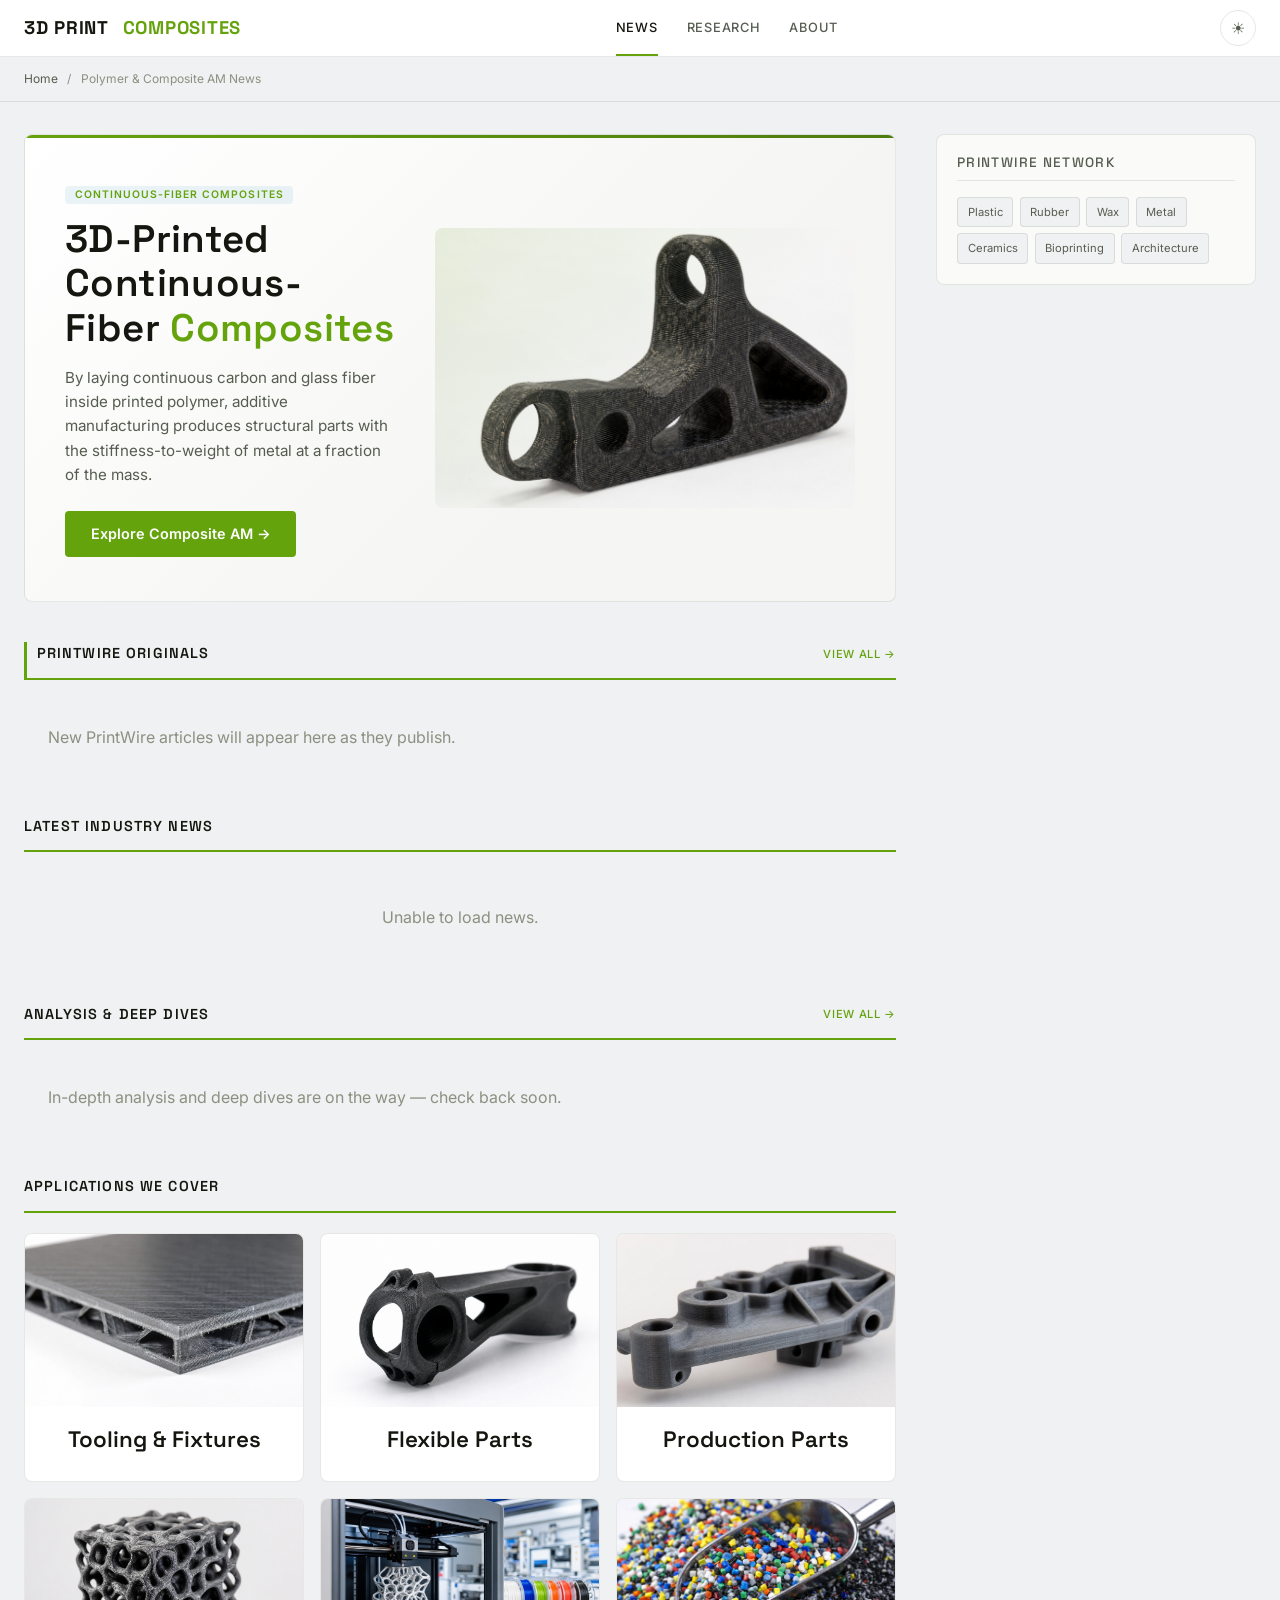
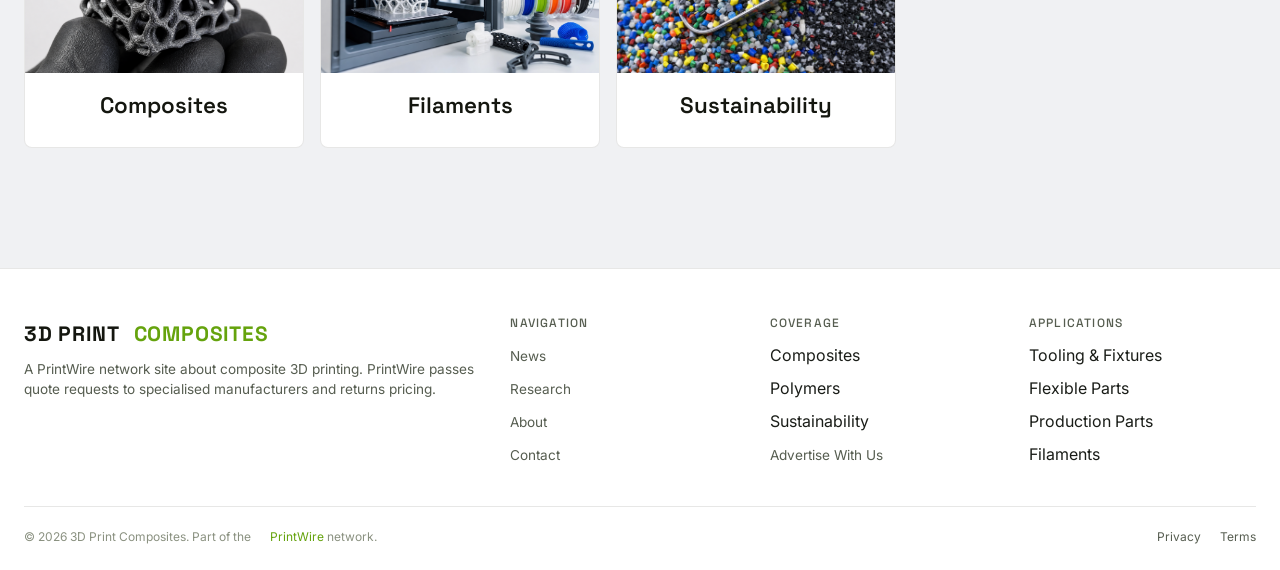
<file: static/index.html>
<!DOCTYPE html>
<html lang="en">
<head>
  <meta charset="UTF-8">
  <meta name="viewport" content="width=device-width, initial-scale=1.0">
  <meta name="description" content="3D Print Composites is a PrintWire network site about composite 3D printing. PrintWire passes quote requests to specialised manufacturers and returns pricing. PrintWire does not manufacture parts itself.">
  <title>3D Print Composites | Composite 3D printing</title>
  <link rel="preconnect" href="https://fonts.googleapis.com">
  <link rel="preconnect" href="https://fonts.gstatic.com" crossorigin>
  <link href="https://fonts.googleapis.com/css2?family=Space+Grotesk:wght@500;600;700&family=Inter:wght@400;500;600&display=swap" rel="stylesheet">
  <link rel="stylesheet" href="css/editorial.css">
  <link rel="icon" type="image/svg+xml" href="/favicon.svg">
  <meta property="og:type" content="website">
  <meta property="og:title" content="3D Print Composites | Composite 3D printing">
  <meta property="og:description" content="3D Print Composites is a PrintWire network site about composite 3D printing. PrintWire passes quote requests to specialised manufacturers and returns pricing. PrintWire does not manufacture parts itself.">
  <meta property="og:image" content="https://3dprintcomposites.com/images/01_hero_continuous_carbon.png">
  <meta property="og:url" content="https://3dprintcomposites.com/">
  <meta name="twitter:card" content="summary_large_image">
  <meta name="twitter:image" content="https://3dprintcomposites.com/images/01_hero_continuous_carbon.png">
</head>
<body>

<!-- ── Header ─────────────────────────────────── -->
<header class="ed-header">
  <div class="ed-header-inner">
    <a href="index.html" class="ed-logo">
      3D&nbsp;PRINT&nbsp;<span class="ed-logo-accent">COMPOSITES</span>
    </a>
    <button class="ed-nav-toggle" aria-label="Menu" onclick="document.querySelector('.ed-nav').classList.toggle('open')">&#9776;</button>
    <nav class="ed-nav">
      <a href="index.html" class="active">News</a>
      <a href="/articles/">Research</a>
      <a href="about.html">About</a>
    </nav>
    <button class="ed-theme-toggle" id="themeToggle" aria-label="Toggle light/dark mode" title="Toggle light/dark mode">&#9790;</button>
  </div>
</header>

<!-- ── Breadcrumbs ────────────────────────────── -->
<div class="ed-breadcrumbs">
  <a href="index.html">Home</a> <span>/</span> Polymer &amp; Composite AM News
</div>

<!-- ── Main Layout ────────────────────────────── -->
<div class="ed-layout">
  <div class="ed-main">

    <!-- Featured Story -->
    <article class="ed-hero-split">
      <div class="ed-hero-split-text">
        <span class="ed-badge">Continuous-Fiber Composites</span>
        <h1>3D-Printed Continuous-Fiber <span class="ed-logo-accent">Composites</span></h1>
        <p class="ed-hero-excerpt">By laying continuous carbon and glass fiber inside printed polymer, additive manufacturing produces structural parts with the stiffness-to-weight of metal at a fraction of the mass.</p>
        <a href="/articles/" class="ed-hero-cta">Explore Composite AM &rarr;</a>
      </div>
      <div class="ed-hero-visual">
        <img src="images/01_hero_continuous_carbon.png" alt="Continuous-Fiber Composites">
      </div>
    </article>


    <!-- PrintWire Originals — network-wide originals (featured) -->
    <div class="ed-section-label" style="border-left:3px solid var(--accent);padding-left:0.6rem;">
      PrintWire Originals
      <a href="/articles/">View All &rarr;</a>
    </div>
    <div class="ed-card-grid" id="pwOriginals">
      <div style="grid-column:1/-1;text-align:center;padding:2rem;color:var(--text-faint);">Loading PrintWire articles…</div>
    </div>

    <!-- Latest News — PrintWire + industry (RSS) -->
    <div class="ed-section-label">
      Latest Industry News
      
    </div>
    <div class="ed-card-grid" id="newsGrid">
      <div style="grid-column: 1/-1; text-align:center; padding:2rem; color:var(--text-faint);">Loading latest news…</div>
    </div>

    <!-- Analysis & Deep Dives -->
    <div class="ed-section-label">
      Analysis &amp; Deep Dives
      <a href="/articles/">View All &rarr;</a>
    </div>
    <div class="ed-list" id="pwDeepDives">
      <div style="padding:1.5rem;color:var(--text-faint);">Loading analysis…</div>
    </div>

    <!-- Applications -->
    <div class="ed-section-label">
      Applications We Cover
    </div>
    <div class="ed-card-grid" style="grid-template-columns: repeat(3, 1fr); gap: 1rem; margin-bottom: 2.5rem;">
      <div class="ed-card" style="text-align:center;">
        <img class="ed-card-img" src="images/05_fiber_reinforced.png" alt="Tooling & Fixtures">
        <div class="ed-card-body"><h3>Tooling &amp; Fixtures</h3></div>
      </div>
      <div class="ed-card" style="text-align:center;">
        <img class="ed-card-img" src="images/06_composite_bike.png" alt="Flexible Parts">
        <div class="ed-card-body"><h3>Flexible Parts</h3></div>
      </div>
      <div class="ed-card" style="text-align:center;">
        <img class="ed-card-img" src="images/07_glass_fiber.png" alt="Production Parts">
        <div class="ed-card-body"><h3>Production Parts</h3></div>
      </div>
      <div class="ed-card" style="text-align:center;">
        <img class="ed-card-img" src="images/08_composite_lattice.png" alt="Composites">
        <div class="ed-card-body"><h3>Composites</h3></div>
      </div>
      <div class="ed-card" style="text-align:center;">
        <img class="ed-card-img" src="images/01_hero_polymer.png" alt="Filaments">
        <div class="ed-card-body"><h3>Filaments</h3></div>
      </div>
      <div class="ed-card" style="text-align:center;">
        <img class="ed-card-img" src="images/07_recycled_pellets.png" alt="Sustainability">
        <div class="ed-card-body"><h3>Sustainability</h3></div>
      </div>
    </div>


  </div>

  <!-- ── Sidebar ─────────────────────────────── -->
  <aside class="ed-sidebar">





    <!-- Network Links -->
    <div class="ed-sidebar-block">
      <h4>PrintWire Network</h4>
      <div class="ed-network-links">
        <a href="https://3dprintplastic.com">Plastic</a>
        <a href="https://3dprintrubber.com">Rubber</a>
        <a href="https://3dprintwax.com">Wax</a>
        <a href="https://dmls3d.com">Metal</a>
        <a href="https://3dprintceramics.com">Ceramics</a>
        <a href="https://3dprinttissue.com">Bioprinting</a>
        <a href="https://3dprintarchitecture.com">Architecture</a>
      </div>
    </div>


  </aside>
</div>

<!-- ── Footer ─────────────────────────────────── -->
<footer class="ed-footer">
  <div class="ed-footer-inner">
    <div class="ed-footer-brand">
      <div class="ed-logo" style="font-size:1.3rem; margin-bottom: 0.5rem;">3D&nbsp;PRINT&nbsp;<span class="ed-logo-accent">COMPOSITES</span></div>
      <p>A PrintWire network site about composite 3D printing. PrintWire passes quote requests to specialised manufacturers and returns pricing.</p>
    </div>
    <div>
      <h4>Navigation</h4>
      <ul>
        <li><a href="index.html">News</a></li>
        <li><a href="/articles/">Research</a></li>
        <li><a href="about.html">About</a></li>
        <li><a href="contact.html">Contact</a></li>
      </ul>
    </div>
    <div>
      <h4>Coverage</h4>
      <ul>
        <li>Composites</li>
        <li>Polymers</li>
        <li>Sustainability</li>
        <li><a href="advertise.html">Advertise With Us</a></li>
      </ul>
    </div>
    <div>
      <h4>Applications</h4>
      <ul>
        <li>Tooling &amp; Fixtures</li>
        <li>Flexible Parts</li>
        <li>Production Parts</li>
        <li>Filaments</li>
      </ul>
    </div>
  </div>
  <div class="ed-footer-bottom">
    <span>&copy; 2026 3D Print Composites. Part of the <a href="https://3dprint.space" style="color:var(--accent);">PrintWire</a> network.</span>
    <span>
      <a href="/privacy.html">Privacy</a>
      <a href="/terms.html">Terms</a>
    </span>
  </div>
</footer>

<script>
// ── Mobile nav toggle ──
document.querySelector('.ed-nav-toggle')?.addEventListener('click', () => {
  document.querySelector('.ed-nav').classList.toggle('open');
});

// ── Theme toggle (light/dark) — dark default ──
(function() {
  const btn = document.getElementById('themeToggle');
  const root = document.documentElement;
  function setTheme(theme) {
    root.setAttribute('data-theme', theme);
    localStorage.setItem('ed-theme', theme);
    btn.innerHTML = theme === 'dark' ? '&#9790;' : '&#9728;';
    btn.title = theme === 'dark' ? 'Switch to light mode' : 'Switch to dark mode';
  }
  const saved = localStorage.getItem('ed-theme');
  setTheme(saved || 'light');
  btn.addEventListener('click', () => {
    const current = root.getAttribute('data-theme') || 'dark';
    setTheme(current === 'dark' ? 'light' : 'dark');
  });
})();

// ── News Feed: network-wide PrintWire Originals + industry RSS ──
(function() {
  var grid = document.getElementById('newsGrid');
  var orig = document.getElementById('pwOriginals');

  var feeds = [
    { url: 'https://news.google.com/rss/search?q=composite+3D+printing+carbon+fiber&hl=en-US&gl=US&ceid=US:en', name: 'Google News' },
    { url: 'https://news.google.com/rss/search?q=polymer+3D+printing+nylon+TPU+filament&hl=en-US&gl=US&ceid=US:en', name: 'Google News' },
    { url: 'https://news.google.com/rss/search?q=recycled+filament+sustainable+additive+manufacturing&hl=en-US&gl=US&ceid=US:en', name: 'Google News' },
    { url: 'https://3dprintingindustry.com/feed/', name: '3DPI' }
  ];

    function bestImg(item){
    var raw = '';
    var html = item.content || item.description || '';
    var m = html.match(/<img[^>]+src=["']([^"'>]+)["']/i);
    if (m) raw = m[1];
    if (!raw) raw = (item.enclosure && item.enclosure.link) || item.thumbnail || '';
    if (!raw) return '';
    var full = raw.replace(/-\d{2,4}x\d{2,4}(?=\.(jpg|jpeg|png|webp|gif)(\?|$))/i, '');
    return 'https://wsrv.nl/?url=' + encodeURIComponent(full) + '&w=800&h=534&fit=cover&a=attention&output=jpg&q=82';
  }
  var api = 'https://api.rss2json.com/v1/api.json?rss_url=';
  var rss = [];
  var localArts = [];
  var loaded = 0;
  var total = feeds.length;
  var fallbackImgs = [
    'images/01_hero_polymer.png','images/02_cf_tooling.png','images/03_nylon_parts.png',
    'images/04_flexible_tpu.png','images/05_filament_spools.png','images/06_composite_layup.png',
    'images/07_recycled_pellets.png','images/08_extruder_macro.png'
  ];

  function stripHtml(html) {
    var d = document.createElement('div'); d.innerHTML = html;
    return d.textContent || '';
  }
  function esc(s) {
    var d = document.createElement('div'); d.appendChild(document.createTextNode(s));
    return d.innerHTML;
  }
  function card(a, i) {
    var img = a.img || fallbackImgs[i % fallbackImgs.length];
    var fb = fallbackImgs[(i+1) % fallbackImgs.length];
    var open = a.local
      ? 'onclick="location.href=\'' + esc(a.link) + '\'"'
      : 'onclick="window.open(\'' + esc(a.link) + '\',\'_blank\',\'noopener\')"';
    var linkAttrs = a.local ? 'href="' + esc(a.link) + '"'
      : 'href="' + esc(a.link) + '" target="_blank" rel="noopener"';
    var badge = a.local
      ? '<span class="ed-badge" style="background:var(--accent);color:#12140f;">' + esc(a.source) + '</span>'
      : '<span class="ed-badge">' + esc(a.source) + '</span>';
    return '<article class="ed-card" style="cursor:pointer" ' + open + '>' +
      '<img class="ed-card-img" src="' + esc(img) + '" alt="" loading="lazy" onerror="this.onerror=null;this.src=\'' + fb + '\'">' +
      '<div class="ed-card-body">' + badge +
        '<div class="ed-card-meta">' + esc(a.dateStr || '') + '</div>' +
        '<h3><a ' + linkAttrs + ' onclick="event.stopPropagation()">' + esc(a.title) + '</a></h3>' +
        '<p class="ed-card-excerpt">' + esc(a.desc) + '</p>' +
      '</div></article>';
  }

  var localReady = fetch('network.json', { cache: 'no-store' })
    .then(function(r){ return r.ok ? r.json() : []; })
    .then(function(items){
      (items || []).forEach(function(it, i){
        localArts.push({ title: it.title, link: it.url, desc: it.summary || '',
          date: it.iso, dateStr: it.date, source: (it.origin || 'PrintWire'), local: true,
          img: it.img || fallbackImgs[i % fallbackImgs.length] });
      });
      if (orig) {
        orig.innerHTML = localArts.length
          ? localArts.slice(0, 6).map(card).join('')
          : '<div style="grid-column:1/-1;padding:1.5rem;color:var(--text-faint);">New PrintWire articles will appear here as they publish.</div>';
      }
    })
    .catch(function(){ if (orig) orig.innerHTML = ''; });

  var timeout = setTimeout(finish, 8000);
  feeds.forEach(function(feed) {
    fetch(api + encodeURIComponent(feed.url))
      .then(function(r){ return r.json(); })
      .then(function(data){
        if (data.status === 'ok' && data.items) {
          data.items.forEach(function(item){
            rss.push({ title: item.title, link: item.link,
              desc: stripHtml(item.description).substring(0,140) + '…',
              date: item.pubDate, source: feed.name, local: false,
              img: bestImg(item) });
          });
        }
      })
      .catch(function(){})
      .then(function(){ loaded++; if (loaded === total) { clearTimeout(timeout); finish(); } });
  });

  var done = false;
  function finish(){ if (done) return; done = true; localReady.then(render); }
  function render(){
    if (!grid) return;
    var merged = localArts.concat(rss);
    merged.forEach(function(a){ if (!a.dateStr && a.date) a.dateStr = new Date(a.date).toLocaleDateString('en-US',{year:'numeric',month:'short',day:'numeric'}); });
    merged.sort(function(a,b){ return new Date(b.date) - new Date(a.date); });
    var top = merged.slice(0, 8);
    grid.innerHTML = top.length
      ? top.map(card).join('')
      : '<div style="grid-column:1/-1;text-align:center;padding:2rem;color:var(--text-faint);">Unable to load news.</div>';
  }
})();

// -- Analysis & Deep Dives: PrintWire catalog in list format --
(function(){
  var box = document.getElementById('pwDeepDives');
  if (!box) return;
  function esc(s){var d=document.createElement('div');d.appendChild(document.createTextNode(s==null?'':s));return d.innerHTML;}
  var empty = '<div style="padding:1.5rem;color:var(--text-faint);">In-depth analysis and deep dives are on the way — check back soon.</div>';
  fetch('network.json',{cache:'no-store'})
    .then(function(r){ return r.ok ? r.json() : []; })
    .then(function(items){
      items = (items || []).slice();
      items.sort(function(a,b){ return (b.iso||'').localeCompare(a.iso||''); });
      if (!items.length){ box.innerHTML = empty; return; }
      box.innerHTML = items.slice(0,8).map(function(a){
        var img = a.img ? '<img src="'+esc(a.img)+'" alt="" loading="lazy">' : '';
        var meta = esc(a.date||'') + (a.origin ? ' · '+esc(a.origin) : '');
        return '<article class="ed-list-item">'+img+'<div>'+
          '<div class="ed-card-meta">'+meta+'</div>'+
          '<h3><a href="'+esc(a.url)+'">'+esc(a.title)+'</a></h3>'+
          '<p class="ed-card-excerpt">'+esc(a.summary||'')+'</p>'+
          '</div></article>';
      }).join('');
    })
    .catch(function(){ box.innerHTML = empty; });
})();
</script>
</body>
</html>
</file>
<file: static/css/editorial.css>
/* ============================================
   3dprintmetal.com — Editorial Layout
   Inspired by 3dnatives.com, modernized
   ============================================ */

/* ── Shared Tokens ───────────────────────────── */
:root {
  --accent: #00a8cc;
  --accent-dark: #008fad;
  --accent-dim: rgba(0,168,204,0.12);
  --red: #e53e3e;
  --radius: 8px;
  --radius-sm: 4px;
  --font-display: 'Oswald', sans-serif;
  --font-body: 'Inter', sans-serif;
  --transition: 0.25s cubic-bezier(0.4,0,0.2,1);
}

/* ── Dark Mode (default) ─────────────────────── */
:root, [data-theme="dark"] {
  --bg: #08090f;
  --bg-surface: #0e1019;
  --bg-card: #141620;
  --bg-card-hover: #1a1d2e;
  --bg-sidebar: #0f1118;
  --text: #e2e4e8;
  --text-dim: #8a8f9d;
  --text-faint: #555a68;
  --heading: #ffffff;
  --border: rgba(255,255,255,0.06);
  --border-accent: rgba(0,168,204,0.2);
  --shadow: 0 1px 3px rgba(0,0,0,0.4);
  --shadow-hover: 0 8px 24px rgba(0,0,0,0.5);
  --header-bg: rgba(8,9,15,0.92);
  --badge-bg: rgba(0,168,204,0.12);
  --input-bg: #0a0b12;
}

/* ── Light Mode ──────────────────────────────── */
[data-theme="light"] {
  --accent: #0077a8;
  --accent-dark: #005f85;
  --accent-dim: rgba(0,119,168,0.08);
  --bg: #f5f6f8;
  --bg-surface: #ffffff;
  --bg-card: #ffffff;
  --bg-card-hover: #f0f1f3;
  --bg-sidebar: #fafbfc;
  --text: #2d3748;
  --text-dim: #5a6577;
  --text-faint: #8e96a4;
  --heading: #1a202c;
  --border: rgba(0,0,0,0.08);
  --border-accent: rgba(0,119,168,0.2);
  --shadow: 0 1px 3px rgba(0,0,0,0.06);
  --shadow-hover: 0 8px 24px rgba(0,0,0,0.1);
  --header-bg: rgba(255,255,255,0.95);
  --badge-bg: rgba(0,119,168,0.08);
  --input-bg: #f0f1f3;
}

/* System preference when no manual choice */
@media (prefers-color-scheme: light) {
  :root:not([data-theme]) {
    --accent: #0077a8;
    --accent-dark: #005f85;
    --accent-dim: rgba(0,119,168,0.08);
    --bg: #f5f6f8;
    --bg-surface: #ffffff;
    --bg-card: #ffffff;
    --bg-card-hover: #f0f1f3;
    --bg-sidebar: #fafbfc;
    --text: #2d3748;
    --text-dim: #5a6577;
    --text-faint: #8e96a4;
    --heading: #1a202c;
    --border: rgba(0,0,0,0.08);
    --border-accent: rgba(0,119,168,0.2);
    --shadow: 0 1px 3px rgba(0,0,0,0.06);
    --shadow-hover: 0 8px 24px rgba(0,0,0,0.1);
    --header-bg: rgba(255,255,255,0.95);
    --badge-bg: rgba(0,119,168,0.08);
    --input-bg: #f0f1f3;
  }
}

/* ── Reset ───────────────────────────────────── */
*,*::before,*::after { margin:0;padding:0;box-sizing:border-box; }
html { scroll-behavior:smooth; font-size:16px; }
body {
  font-family: var(--font-body);
  color: var(--text);
  background: var(--input-bg);
  line-height: 1.65;
  -webkit-font-smoothing: antialiased;
  overflow-x: hidden;
}
a { color: inherit; text-decoration: none; }
img { max-width: 100%; display: block; }

/* ── Typography ──────────────────────────────── */
h1,h2,h3,h4 { font-family: var(--font-display); font-weight: 600; line-height: 1.15; color: var(--heading); }
h1 { font-size: clamp(2rem, 5vw, 3rem); letter-spacing: 0.01em; }
h2 { font-size: clamp(1.5rem, 3.5vw, 2.2rem); }
h3 { font-size: clamp(1.1rem, 2vw, 1.4rem); }
h4 { font-size: 0.85rem; text-transform: uppercase; letter-spacing: 0.1em; color: var(--text-dim); font-weight: 500; }

/* ── Header ──────────────────────────────────── */
.ed-header {
  position: sticky; top: 0; z-index: 100;
  background: var(--header-bg);
  backdrop-filter: blur(16px);
  border-bottom: 1px solid var(--border);
}
.ed-header-inner {
  max-width: 1280px;
  margin: 0 auto;
  display: flex;
  align-items: center;
  justify-content: space-between;
  padding: 0 1.5rem;
  height: 56px;
}
.ed-logo {
  font-family: var(--font-display);
  font-size: 1.15rem;
  font-weight: 700;
  color: var(--heading);
  letter-spacing: 0.04em;
  display: flex; align-items: center; gap: 0.5rem;
}
.ed-logo-accent { color: var(--accent); }
.ed-nav { display: flex; gap: 0; align-items: center; }
.ed-nav a {
  padding: 0 0.9rem;
  font-size: 0.8rem;
  font-weight: 500;
  color: var(--text-dim);
  text-transform: uppercase;
  letter-spacing: 0.06em;
  transition: color var(--transition);
  line-height: 56px;
  position: relative;
}
.ed-nav a:hover, .ed-nav a.active { color: var(--heading); }
.ed-nav a.active::after {
  content: ''; position: absolute; bottom: 0; left: 0.9rem; right: 0.9rem;
  height: 2px; background: var(--accent);
}
.ed-nav-toggle {
  display: none; background: none; border: none; color: var(--text);
  font-size: 1.5rem; cursor: pointer; padding: 0.5rem;
}

/* Theme toggle */
.ed-theme-toggle {
  background: none; border: 1px solid var(--border);
  color: var(--text-dim); cursor: pointer;
  width: 36px; height: 36px;
  border-radius: 50%;
  display: flex; align-items: center; justify-content: center;
  font-size: 1rem;
  transition: all var(--transition);
  margin-left: 0.5rem;
  flex-shrink: 0;
}
.ed-theme-toggle:hover { border-color: var(--accent); color: var(--accent); }

/* ── Breadcrumbs ─────────────────────────────── */
.ed-breadcrumbs {
  max-width: 1280px; margin: 0 auto;
  padding: 0.75rem 1.5rem;
  font-size: 0.75rem;
  color: var(--text-faint);
  border-bottom: 1px solid var(--border);
}
.ed-breadcrumbs a { color: var(--text-dim); transition: color var(--transition); }
.ed-breadcrumbs a:hover { color: var(--accent); }
.ed-breadcrumbs span { margin: 0 0.4rem; }

/* ── Layout ──────────────────────────────────── */
.ed-layout {
  max-width: 1280px;
  margin: 0 auto;
  display: grid;
  grid-template-columns: 1fr 320px;
  gap: 2.5rem;
  padding: 2rem 1.5rem;
  align-items: start;
}
.ed-main { min-width: 0; }
.ed-sidebar { position: sticky; top: 72px; }

/* ── Hero / Featured Story ───────────────────── */
.ed-hero {
  margin-bottom: 2.5rem;
  position: relative;
  border-radius: var(--radius);
  overflow: hidden;
  background: var(--bg-card);
}
.ed-hero img {
  width: 100%;
  aspect-ratio: 16/8;
  object-fit: cover;
  display: block;
}
.ed-hero-overlay {
  position: absolute; inset: 0;
  background: linear-gradient(0deg, rgba(8,9,15,0.95) 0%, rgba(8,9,15,0.3) 50%, transparent 100%);
}
[data-theme="light"] .ed-hero-overlay {
  background: linear-gradient(0deg, rgba(245,246,248,0.97) 0%, rgba(245,246,248,0.4) 50%, transparent 100%);
}
.ed-hero-content {
  position: absolute;
  bottom: 0; left: 0; right: 0;
  padding: 2rem 2.5rem;
}
.ed-hero .ed-badge { margin-bottom: 0.75rem; }
.ed-hero h1 { margin-bottom: 0.5rem; }
.ed-hero h1 a { color: var(--heading); transition: color var(--transition); }
.ed-hero h1 a:hover { color: var(--accent); }
.ed-hero-meta {
  font-size: 0.8rem;
  color: var(--text-dim);
  display: flex; gap: 1rem; align-items: center;
}
.ed-hero-excerpt {
  margin-top: 0.75rem;
  font-size: 0.95rem;
  color: var(--text-dim);
  line-height: 1.6;
  max-width: 600px;
}

/* ── Badge / Tag ─────────────────────────────── */
.ed-badge {
  display: inline-block;
  font-size: 0.65rem;
  font-weight: 600;
  text-transform: uppercase;
  letter-spacing: 0.1em;
  padding: 0.25rem 0.6rem;
  border-radius: var(--radius-sm);
  background: var(--badge-bg);
  color: var(--accent);
  line-height: 1;
}
.ed-badge.red { background: rgba(255,68,68,0.12); color: var(--red); }

/* ── Section Label ───────────────────────────── */
.ed-section-label {
  font-family: var(--font-display);
  font-size: 0.9rem;
  font-weight: 600;
  text-transform: uppercase;
  letter-spacing: 0.08em;
  color: var(--heading);
  margin-bottom: 1.25rem;
  padding-bottom: 0.75rem;
  border-bottom: 2px solid var(--accent);
  display: flex;
  align-items: center;
  justify-content: space-between;
}
.ed-section-label a {
  font-family: var(--font-body);
  font-size: 0.7rem;
  font-weight: 500;
  color: var(--accent);
  text-transform: uppercase;
  letter-spacing: 0.06em;
}

/* ── Article Cards ───────────────────────────── */
.ed-card-grid {
  display: grid;
  grid-template-columns: repeat(2, 1fr);
  gap: 1.5rem;
  margin-bottom: 2.5rem;
}
.ed-card {
  background: var(--bg-card);
  border-radius: var(--radius);
  overflow: hidden;
  border: 1px solid var(--border);
  transition: transform var(--transition), box-shadow var(--transition), border-color var(--transition);
}
.ed-card:hover {
  transform: translateY(-2px);
  box-shadow: var(--shadow-hover);
  border-color: var(--border-accent);
}
.ed-card-img {
  aspect-ratio: 16/10;
  object-fit: cover;
  width: 100%;
}
.ed-card-body { padding: 1.25rem; }
.ed-card-body .ed-badge { margin-bottom: 0.65rem; }
.ed-card-body h3 { margin-bottom: 0.5rem; }
.ed-card-body h3 a { color: var(--heading); transition: color var(--transition); }
.ed-card-body h3 a:hover { color: var(--accent); }
.ed-card-meta {
  font-size: 0.75rem;
  color: var(--text-faint);
  margin-bottom: 0.5rem;
}
.ed-card-excerpt {
  font-size: 0.85rem;
  color: var(--text-dim);
  line-height: 1.55;
  display: -webkit-box;
  -webkit-line-clamp: 3;
  -webkit-box-orient: vertical;
  overflow: hidden;
}

/* ── Article List (compact) ──────────────────── */
.ed-list { display: flex; flex-direction: column; gap: 1.25rem; margin-bottom: 2.5rem; }
.ed-list-item {
  display: grid;
  grid-template-columns: 200px 1fr;
  gap: 1rem;
  padding-bottom: 1.25rem;
  border-bottom: 1px solid var(--border);
  align-items: start;
}
.ed-list-item:last-child { border-bottom: none; padding-bottom: 0; }
.ed-list-item img {
  aspect-ratio: 16/10;
  object-fit: cover;
  border-radius: var(--radius-sm);
  width: 100%;
}
.ed-list-item h3 { font-size: 1.05rem; margin-bottom: 0.35rem; }
.ed-list-item h3 a { color: var(--heading); transition: color var(--transition); }
.ed-list-item h3 a:hover { color: var(--accent); }

/* ── Sidebar ─────────────────────────────────── */
.ed-sidebar-block {
  background: var(--bg-sidebar);
  border: 1px solid var(--border);
  border-radius: var(--radius);
  padding: 1.25rem;
  margin-bottom: 1.5rem;
}
.ed-sidebar-block h4 {
  margin-bottom: 1rem;
  padding-bottom: 0.6rem;
  border-bottom: 1px solid var(--border);
}

/* Newsletter widget */
.ed-newsletter p { font-size: 0.85rem; color: var(--text-dim); margin-bottom: 1rem; line-height: 1.5; }
.ed-newsletter input[type="email"] {
  width: 100%;
  padding: 0.65rem 0.85rem;
  background: var(--input-bg);
  border: 1px solid var(--border);
  border-radius: var(--radius-sm);
  color: var(--text);
  font-size: 0.85rem;
  margin-bottom: 0.5rem;
  transition: border-color var(--transition);
}
.ed-newsletter input[type="email"]:focus { outline: none; border-color: var(--accent); }
.ed-newsletter button {
  width: 100%;
  padding: 0.65rem;
  background: var(--accent);
  border: none;
  border-radius: var(--radius-sm);
  color: #000;
  font-weight: 600;
  font-size: 0.8rem;
  cursor: pointer;
  transition: background var(--transition);
}
.ed-newsletter button:hover { background: var(--accent-dark); }

/* Popular posts widget */
.ed-popular-item {
  display: flex;
  gap: 0.75rem;
  padding: 0.65rem 0;
  border-bottom: 1px solid var(--border);
  align-items: start;
}
.ed-popular-item:last-child { border-bottom: none; }
.ed-popular-num {
  font-family: var(--font-display);
  font-size: 1.5rem;
  font-weight: 700;
  color: var(--accent-dim);
  line-height: 1;
  min-width: 1.8rem;
  color: rgba(0,217,255,0.3);
}
.ed-popular-item h3 { font-size: 0.85rem; font-weight: 500; line-height: 1.35; }
.ed-popular-item h3 a { color: var(--text); }
.ed-popular-item h3 a:hover { color: var(--accent); }
.ed-popular-meta { font-size: 0.7rem; color: var(--text-faint); margin-top: 0.2rem; }

/* Network links widget */
.ed-network-links { display: flex; flex-wrap: wrap; gap: 0.4rem; }
.ed-network-links a {
  font-size: 0.7rem;
  padding: 0.3rem 0.6rem;
  background: var(--input-bg);
  border: 1px solid var(--border);
  border-radius: var(--radius-sm);
  color: var(--text-dim);
  transition: all var(--transition);
}
.ed-network-links a:hover { border-color: var(--accent); color: var(--accent); }

/* ── Load More ───────────────────────────────── */
.ed-load-more {
  text-align: center;
  margin: 2rem 0;
}
.ed-load-more button {
  padding: 0.75rem 2.5rem;
  background: transparent;
  border: 1px solid var(--border);
  border-radius: var(--radius-sm);
  color: var(--text-dim);
  font-size: 0.8rem;
  font-weight: 500;
  cursor: pointer;
  letter-spacing: 0.04em;
  transition: all var(--transition);
}
.ed-load-more button:hover {
  border-color: var(--accent);
  color: var(--accent);
}

/* ── Stats Bar ───────────────────────────────── */
.ed-stats {
  display: grid;
  grid-template-columns: repeat(4, 1fr);
  gap: 1px;
  background: var(--border);
  border: 1px solid var(--border);
  border-radius: var(--radius);
  overflow: hidden;
  margin-bottom: 2.5rem;
}
.ed-stat {
  background: var(--bg-card);
  padding: 1.25rem;
  text-align: center;
}
.ed-stat-value {
  font-family: var(--font-display);
  font-size: 1.5rem;
  font-weight: 600;
  color: var(--accent);
}
.ed-stat-label {
  font-size: 0.7rem;
  text-transform: uppercase;
  letter-spacing: 0.08em;
  color: var(--text-faint);
  margin-top: 0.25rem;
}

/* ── Page Hero (inner pages) ─────────────────── */
.ed-page-hero {
  position: relative;
  border-radius: var(--radius);
  overflow: hidden;
  margin-bottom: 2.5rem;
  background: var(--bg-card);
}
.ed-page-hero img {
  width: 100%; aspect-ratio: 16/6; object-fit: cover;
}
.ed-page-hero-overlay {
  position: absolute; inset: 0;
  background: linear-gradient(0deg, rgba(8,9,15,0.9) 0%, rgba(8,9,15,0.4) 60%, transparent 100%);
}
[data-theme="light"] .ed-page-hero-overlay {
  background: linear-gradient(0deg, rgba(245,246,248,0.95) 0%, rgba(245,246,248,0.5) 60%, transparent 100%);
}
.ed-page-hero-content {
  position: absolute; bottom: 0; left: 0; right: 0;
  padding: 2rem 2.5rem;
}
.ed-page-hero h1 { margin-bottom: 0.5rem; }
.ed-page-hero p { color: var(--text-dim); font-size: 1rem; max-width: 600px; }

/* ── Content Sections ────────────────────────── */
.ed-content { max-width: 1280px; margin: 0 auto; padding: 0 1.5rem; }
.ed-content-narrow { max-width: 860px; margin: 0 auto; padding: 0 1.5rem; }
.ed-section { margin-bottom: 3rem; }
.ed-section p { color: var(--text-dim); line-height: 1.75; margin-bottom: 1rem; font-size: 0.95rem; }
.ed-section p:last-child { margin-bottom: 0; }

/* Two-column content block */
.ed-two-col {
  display: grid;
  grid-template-columns: 1fr 1fr;
  gap: 2.5rem;
  align-items: start;
  margin-bottom: 2.5rem;
}
.ed-two-col img { border-radius: var(--radius); width: 100%; }

/* Content cards (mission, values, etc.) */
.ed-content-card {
  background: var(--bg-card);
  border: 1px solid var(--border);
  border-radius: var(--radius);
  padding: 1.75rem;
  transition: border-color var(--transition);
}
.ed-content-card:hover { border-color: var(--border-accent); }
.ed-content-card h3 { margin-bottom: 0.75rem; font-size: 1.15rem; }
.ed-content-card p { margin-bottom: 0; }
.ed-content-card .ed-icon {
  font-size: 1.5rem; margin-bottom: 0.75rem; display: block;
}
.ed-grid-2 { display: grid; grid-template-columns: 1fr 1fr; gap: 1.5rem; margin-bottom: 2.5rem; }
.ed-grid-3 { display: grid; grid-template-columns: repeat(3, 1fr); gap: 1.5rem; margin-bottom: 2.5rem; }
.ed-grid-4 { display: grid; grid-template-columns: repeat(4, 1fr); gap: 1.25rem; margin-bottom: 2.5rem; }

/* Service detail cards */
.ed-service-detail {
  display: grid;
  grid-template-columns: 280px 1fr;
  gap: 1.5rem;
  background: var(--bg-card);
  border: 1px solid var(--border);
  border-radius: var(--radius);
  overflow: hidden;
  margin-bottom: 1.25rem;
  transition: border-color var(--transition);
}
.ed-service-detail:hover { border-color: var(--border-accent); }
.ed-service-detail img { width: 100%; height: 100%; object-fit: cover; }
.ed-service-detail-body { padding: 1.5rem 1.5rem 1.5rem 0; }
.ed-service-detail-body h3 { margin-bottom: 0.5rem; }

/* Timeline */
.ed-timeline { position: relative; padding-left: 2.5rem; margin-bottom: 2.5rem; }
.ed-timeline::before {
  content: ''; position: absolute; left: 0.75rem; top: 0; bottom: 0;
  width: 2px; background: var(--border);
}
.ed-timeline-step {
  position: relative; margin-bottom: 2rem; padding-bottom: 0;
}
.ed-timeline-step:last-child { margin-bottom: 0; }
.ed-timeline-num {
  position: absolute; left: -2.5rem; top: 0;
  width: 1.5rem; height: 1.5rem;
  background: var(--accent);
  color: #000;
  border-radius: 50%;
  font-size: 0.7rem;
  font-weight: 700;
  display: flex; align-items: center; justify-content: center;
}
.ed-timeline-step h3 { font-size: 1.05rem; margin-bottom: 0.35rem; }

/* Forms */
.ed-form { max-width: 100%; }
.ed-form-group { margin-bottom: 1rem; }
.ed-form-group label {
  display: block; font-size: 0.8rem; font-weight: 500;
  color: var(--text-dim); margin-bottom: 0.35rem;
}
.ed-form-group .required { color: var(--red); }
.ed-form-group input, .ed-form-group textarea, .ed-form-group select {
  width: 100%;
  padding: 0.7rem 0.9rem;
  background: var(--input-bg);
  border: 1px solid var(--border);
  border-radius: var(--radius-sm);
  color: var(--text);
  font-family: var(--font-body);
  font-size: 0.9rem;
  transition: border-color var(--transition);
}
.ed-form-group input:focus, .ed-form-group textarea:focus, .ed-form-group select:focus {
  outline: none; border-color: var(--accent);
}
.ed-form-group textarea { resize: vertical; }
.ed-form-submit {
  padding: 0.75rem 2rem;
  background: var(--accent);
  border: none;
  border-radius: var(--radius-sm);
  color: #000;
  font-weight: 600;
  font-size: 0.9rem;
  cursor: pointer;
  transition: background var(--transition);
}
.ed-form-submit:hover { background: var(--accent-dark); }

/* CTA Banner */
.ed-cta-banner {
  background: var(--bg-card);
  border: 1px solid var(--border-accent);
  border-radius: var(--radius);
  padding: 2.5rem;
  text-align: center;
  margin-bottom: 2.5rem;
}
.ed-cta-banner h2 { margin-bottom: 0.5rem; }
.ed-cta-banner p { color: var(--text-dim); margin-bottom: 1.25rem; max-width: 500px; margin-left: auto; margin-right: auto; }
.ed-cta-banner a {
  display: inline-block;
  padding: 0.75rem 2rem;
  background: var(--accent);
  color: #000;
  font-weight: 600;
  border-radius: var(--radius-sm);
  transition: background var(--transition);
}
.ed-cta-banner a:hover { background: var(--accent-dark); }

/* Package cards (advertise) */
.ed-package {
  background: var(--bg-card);
  border: 1px solid var(--border);
  border-radius: var(--radius);
  padding: 1.75rem;
  transition: border-color var(--transition);
}
.ed-package:hover { border-color: var(--border-accent); }
.ed-package h3 { margin-bottom: 0.5rem; }
.ed-package .ed-price {
  font-family: var(--font-display);
  font-size: 1.8rem; font-weight: 600;
  color: var(--accent); margin-bottom: 1rem;
}
.ed-package .ed-price span { font-size: 0.9rem; color: var(--text-faint); }
.ed-package ul {
  list-style: none; padding: 0;
}
.ed-package li {
  font-size: 0.85rem; color: var(--text-dim);
  padding: 0.4rem 0;
  border-bottom: 1px solid var(--border);
  padding-left: 1.2rem;
  position: relative;
}
.ed-package li:last-child { border-bottom: none; }
.ed-package li::before {
  content: '\2713'; position: absolute; left: 0;
  color: var(--accent); font-size: 0.75rem;
}

/* Contact info cards */
.ed-info-card {
  display: flex; gap: 1rem; align-items: start;
  padding: 1rem;
  background: var(--bg-card);
  border: 1px solid var(--border);
  border-radius: var(--radius);
}
.ed-info-card .ed-icon { font-size: 1.5rem; flex-shrink: 0; }
.ed-info-card h4 { font-size: 0.8rem; margin-bottom: 0.25rem; }
.ed-info-card p { font-size: 0.85rem; color: var(--text-dim); margin: 0; }

/* Materials list */
.ed-materials-list { list-style: none; padding: 0; }
.ed-materials-list li {
  padding: 0.5rem 0;
  border-bottom: 1px solid var(--border);
  font-size: 0.9rem;
  color: var(--text-dim);
  padding-left: 1.2rem;
  position: relative;
}
.ed-materials-list li::before {
  content: ''; position: absolute; left: 0; top: 50%;
  width: 6px; height: 6px; border-radius: 50%;
  background: var(--accent); transform: translateY(-50%);
}

@media (max-width: 768px) {
  .ed-two-col { grid-template-columns: 1fr; }
  .ed-grid-2, .ed-grid-3, .ed-grid-4 { grid-template-columns: 1fr; }
  .ed-service-detail { grid-template-columns: 1fr; }
  .ed-service-detail img { aspect-ratio: 16/9; }
  .ed-service-detail-body { padding: 1.25rem; }
  .ed-page-hero-content { padding: 1.5rem; }
}

/* ── Footer ──────────────────────────────────── */
.ed-footer {
  background: var(--bg-surface);
  border-top: 1px solid var(--border);
  padding: 3rem 1.5rem 1.5rem;
  margin-top: 3rem;
}
.ed-footer-inner {
  max-width: 1280px;
  margin: 0 auto;
  display: grid;
  grid-template-columns: 2fr 1fr 1fr 1fr;
  gap: 2rem;
}
.ed-footer-brand p { font-size: 0.85rem; color: var(--text-dim); margin-top: 0.5rem; line-height: 1.5; }
.ed-footer h4 { font-size: 0.75rem; margin-bottom: 0.75rem; }
.ed-footer ul { list-style: none; }
.ed-footer li { margin-bottom: 0.4rem; }
.ed-footer li a { font-size: 0.85rem; color: var(--text-dim); transition: color var(--transition); }
.ed-footer li a:hover { color: var(--accent); }
.ed-footer-bottom {
  max-width: 1280px;
  margin: 2rem auto 0;
  padding-top: 1.25rem;
  border-top: 1px solid var(--border);
  font-size: 0.75rem;
  color: var(--text-faint);
  display: flex;
  justify-content: space-between;
  align-items: center;
}
.ed-footer-bottom a { color: var(--text-dim); margin-left: 1rem; }
.ed-footer-bottom a:hover { color: var(--accent); }

/* ── Responsive ──────────────────────────────── */
@media (max-width: 1024px) {
  .ed-layout { grid-template-columns: 1fr; }
  .ed-sidebar { position: static; }
}
@media (max-width: 768px) {
  .ed-card-grid { grid-template-columns: 1fr; }
  .ed-list-item { grid-template-columns: 140px 1fr; }
  .ed-hero-content { padding: 1.5rem; }
  .ed-hero h1 { font-size: 1.5rem; }
  .ed-footer-inner { grid-template-columns: 1fr 1fr; }
  .ed-stats { grid-template-columns: repeat(2, 1fr); }
  .ed-nav { display: none; }
  .ed-nav.open { display: flex; flex-direction: column; position: absolute; top: 56px; left: 0; right: 0; background: var(--bg); border-bottom: 1px solid var(--border); padding: 0.5rem 0; }
  .ed-nav.open a { line-height: 2.5; padding: 0 1.5rem; }
  .ed-nav-toggle { display: block; }
}
@media (max-width: 480px) {
  .ed-list-item { grid-template-columns: 1fr; }
  .ed-list-item img { aspect-ratio: 16/9; }
  .ed-footer-inner { grid-template-columns: 1fr; }
  .ed-hero-excerpt { display: none; }
}

/* ── Signal scheme (polymer/materials): dark default + light toggle, electric lime, Space Grotesk ── */
:root { --font-display: 'Space Grotesk', sans-serif; --font-body: 'Inter', sans-serif; }
:root, [data-theme="dark"] {
  --accent: #A3E635; --accent-dark: #84CC16; --accent-dim: rgba(163,230,53,0.14);
  --bg: #121316; --bg-surface: #1B1D21; --bg-card: #202329; --bg-card-hover: #262A31;
  --bg-sidebar: #17181C; --text: #EDEFF2; --text-dim: #9BA0A8; --text-faint: #5C626B;
  --heading: #FFFFFF; --border: rgba(255,255,255,0.08); --border-accent: rgba(163,230,53,0.30);
}
[data-theme="light"] {
  --accent: #65A30D; --accent-dark: #4D7C0F; --accent-dim: rgba(101,163,13,0.10);
  --bg: #F5F6F3; --bg-surface: #FFFFFF; --bg-card: #FFFFFF; --bg-card-hover: #EEF0EA;
  --bg-sidebar: #FAFBF8; --text: #1A1D18; --text-dim: #565D50; --text-faint: #8A9180;
  --heading: #14160F; --border: rgba(20,22,15,0.10); --border-accent: rgba(101,163,13,0.28);
}
@media (prefers-color-scheme: light) { :root:not([data-theme]) {
  --accent: #65A30D; --accent-dark: #4D7C0F; --bg: #F5F6F3; --bg-surface: #FFFFFF;
  --bg-card: #FFFFFF; --text: #1A1D18; --text-dim: #565D50; --heading: #14160F;
  --border: rgba(20,22,15,0.10);
} }

/* variant: two-column split hero */
.ed-hero-split {
  display: grid;
  grid-template-columns: 1fr 420px;
  gap: 2.5rem;
  align-items: center;
  background: linear-gradient(135deg, var(--bg-card) 0%, var(--bg) 65%);
  border: 1px solid var(--border);
  border-radius: var(--radius);
  padding: 2.75rem 2.5rem;
  margin-bottom: 2.5rem;
  position: relative;
  overflow: hidden;
}
.ed-hero-split::before {
  content: ''; position: absolute; top: 0; left: 0; right: 0; height: 3px;
  background: linear-gradient(90deg, var(--accent), var(--accent-dark));
}
.ed-hero-split h1 { font-size: 2.4rem; line-height: 1.15; margin: 0.75rem 0 0.5rem; }
.ed-hero-split .ed-hero-excerpt { max-width: none; margin-top: 1rem; }
.ed-hero-cta {
  display: inline-block; margin-top: 1.5rem;
  padding: 0.7rem 1.6rem; border-radius: var(--radius-sm);
  background: var(--accent); color: #fff; font-weight: 600; font-size: 0.9rem;
  transition: transform var(--transition), box-shadow var(--transition);
}
.ed-hero-cta:hover { transform: translateY(-2px); box-shadow: 0 6px 20px var(--accent-dim); }
.ed-hero-visual {
  position: relative; border-radius: var(--radius); overflow: hidden; aspect-ratio: 3/2;
}
.ed-hero-visual img { width: 100%; height: 100%; object-fit: cover; display: block; }
.ed-hero-visual::after {
  content: ''; position: absolute; inset: 0;
  background: linear-gradient(135deg, var(--accent-dim) 0%, transparent 60%);
}
@media (max-width: 768px) {
  .ed-hero-split { grid-template-columns: 1fr; padding: 1.75rem 1.5rem; }
  .ed-hero-split h1 { font-size: 1.7rem; }
  .ed-hero-visual { order: -1; }
}
</file>
